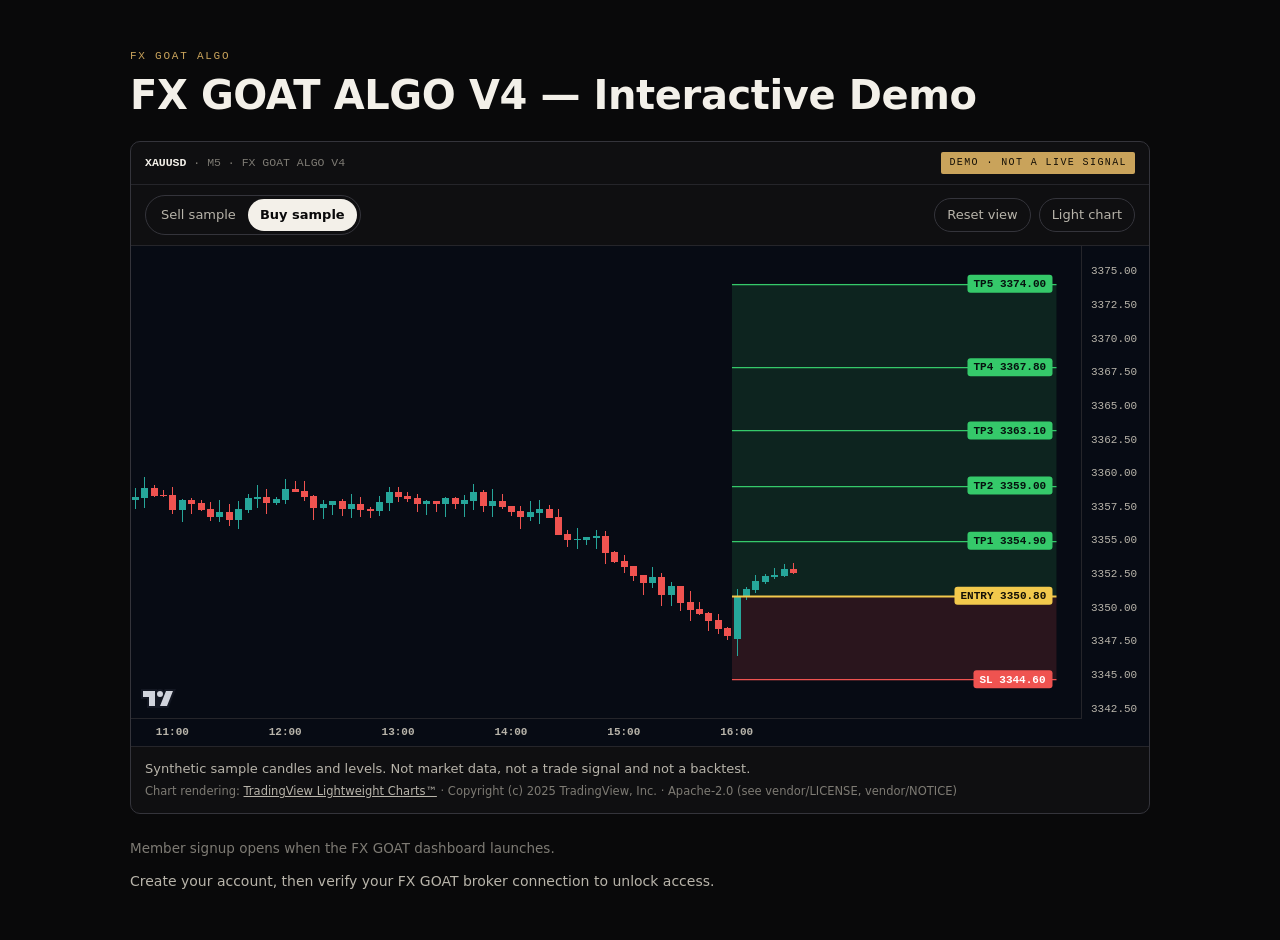
<file: examples/fxgoat-algo-preview/index.html>
<!doctype html>
<html lang="en">
<head>
  <meta charset="utf-8">
  <meta name="viewport" content="width=device-width, initial-scale=1">
  <meta name="robots" content="noindex">
  <title>FX GOAT ALGO V4 — Interactive Demo (starter)</title>
  <link rel="stylesheet" href="starter.css">
</head>
<body>
  <main class="fxg-wrap">
    <section class="fxg-panel" aria-labelledby="fxg-title">
      <p class="fxg-eyebrow">FX GOAT Algo</p>
      <h1 id="fxg-title">FX GOAT ALGO V4 — Interactive Demo</h1>
      <div class="fxg-demo" id="fxg-demo">
        <div class="fxg-bar">
          <span><b id="fxg-symbol">XAUUSD</b> · <span id="fxg-tf">M5</span> · FX GOAT ALGO V4</span>
          <span class="fxg-badge">DEMO · NOT A LIVE SIGNAL</span>
        </div>
        <div class="fxg-controls">
          <div class="fxg-seg" role="group" aria-label="Sample direction">
            <button type="button" data-direction="sell" aria-pressed="false">Sell sample</button>
            <button type="button" data-direction="buy" aria-pressed="true">Buy sample</button>
          </div>
          <span class="fxg-sp"></span>
          <button type="button" class="fxg-btn" id="fxg-reset">Reset view</button>
          <button type="button" class="fxg-btn" id="fxg-theme" aria-pressed="false">Light chart</button>
        </div>
        <div class="fxg-chart">
          <div class="fxg-host" id="fxg-chart" role="img" aria-label="Demo candlestick chart with synthetic data: entry, stop loss and five targets. Not market data."></div>
          <div class="fxg-overlay" id="fxg-overlay" aria-live="polite">Loading demo chart…</div>
        </div>
        <p class="fxg-note">Synthetic sample candles and levels. Not market data, not a trade signal and not a backtest.</p>
        <p class="fxg-attr">Chart rendering: <a href="https://www.tradingview.com/" target="_blank" rel="noopener noreferrer">TradingView Lightweight Charts™</a> · Copyright (c) 2025 TradingView, Inc. · Apache-2.0 (see vendor/LICENSE, vendor/NOTICE)</p>
      </div>
      <div class="fxg-cta" id="fxg-cta">
        <a class="fxg-cta-primary" id="fxg-signup" hidden>Get FX GOAT ALGO Free →</a>
        <a class="fxg-cta-secondary" id="fxg-login" hidden>Already a member? Sign in</a>
        <span class="fxg-cta-off" id="fxg-cta-off" hidden>Member signup opens when the FX GOAT dashboard launches.</span>
        <p>Create your account, then verify your FX GOAT broker connection to unlock access.</p>
      </div>
    </section>
  </main>

  <!--
    Backend level injection (method 1): render validated JSON into this element server-side. It is data,
    not script, so it works under a strict CSP. Leave it empty to use the built-in synthetic demo.
    Shape: {"candles":[{"time":1767600000,"open":0,"high":0,"low":0,"close":0}],
            "setup":{"symbol":"XAUUSD","timeframe":"M5","direction":"sell","entry":0,"stopLoss":0,
                     "targets":[0,0,0,0,0],"startTime":0,"endTime":0,"source":"demo"}}
    Use "setup": null to render candles with no setup. See README.md.
  -->
  <script type="application/json" id="fxgoat-algo-data"></script>

  <!-- Vendored TradingView Lightweight Charts v5.2.1 standalone bundle (exposes window.LightweightCharts). -->
  <script src="vendor/lightweight-charts.standalone.production.js"></script>
  <script type="module" src="starter.js"></script>
</body>
</html>
</file>
<file: examples/fxgoat-algo-preview/starter.css>
/* FX GOAT ALGO V4 demo starter. System fonts only (no font files shipped). */
:root{
  color-scheme:dark;
  --ink:#09090A;--carbon:#0F0F11;--line:#25252A;--line-2:#34343B;
  --bone:#F3F0E9;--text-2:#B8B4AA;--mute:#7E7B74;
  --gold:#C9A35B;--gold-2:#E7CD95;--gold-line:rgba(201,163,91,.38);
  --f-body:system-ui,-apple-system,"Segoe UI",Roboto,sans-serif;
  --f-mono:ui-monospace,SFMono-Regular,Menlo,Consolas,monospace;
}
*{box-sizing:border-box}
[hidden]{display:none!important}
body{margin:0;background:var(--ink);color:var(--bone);font-family:var(--f-body);line-height:1.55;overflow-x:hidden}
:focus-visible{outline:2px solid var(--gold);outline-offset:2px}
.fxg-wrap{max-width:1100px;margin:0 auto;padding:clamp(20px,4vw,48px) clamp(12px,4vw,40px)}
.fxg-eyebrow{font-family:var(--f-mono);font-size:11px;letter-spacing:.16em;text-transform:uppercase;color:var(--gold);margin:0 0 8px}
h1{font-size:clamp(24px,4vw,40px);line-height:1.1;margin:0 0 24px;letter-spacing:-.01em}
.fxg-demo{border:1px solid var(--line-2);border-radius:10px;background:var(--carbon);overflow:hidden}
.fxg-bar{display:flex;flex-wrap:wrap;justify-content:space-between;align-items:center;gap:8px 14px;padding:10px 14px;border-bottom:1px solid var(--line);font-family:var(--f-mono);font-size:11.5px;color:var(--mute)}
.fxg-bar b{color:var(--bone)}
.fxg-badge{font-size:10px;letter-spacing:.14em;color:#140F06;background:var(--gold);padding:3px 8px;border-radius:2px;white-space:nowrap}
.fxg-controls{display:flex;flex-wrap:wrap;align-items:center;gap:8px;padding:10px 14px;border-bottom:1px solid var(--line)}
.fxg-sp{flex:1}
.fxg-seg{display:inline-flex;border:1px solid var(--line-2);border-radius:999px;padding:3px}
.fxg-seg button,.fxg-btn{font:inherit;font-size:13px;background:none;border:0;color:var(--text-2);padding:6px 12px;border-radius:999px;cursor:pointer}
.fxg-seg button[aria-pressed="true"]{background:var(--bone);color:var(--ink);font-weight:600}
.fxg-btn{border:1px solid var(--line-2)}
.fxg-btn:hover{border-color:var(--gold-line);color:var(--bone)}
.fxg-chart{position:relative;height:clamp(340px,46vw,500px);background:#070B14}
.fxg-host{position:absolute;inset:0}
.fxg-overlay{position:absolute;inset:0;display:grid;place-items:center;font-family:var(--f-mono);font-size:12px;color:var(--mute);pointer-events:none;text-align:center;padding:16px}
.fxg-note{margin:0;padding:12px 14px 4px;font-size:13px;color:var(--text-2);border-top:1px solid var(--line)}
.fxg-attr{margin:0;padding:0 14px 12px;font-size:11.5px;color:var(--mute)}
.fxg-attr a{color:var(--text-2)}
.fxg-light .fxg-chart{background:#FFFFFF}
.fxg-cta{display:flex;flex-wrap:wrap;align-items:center;gap:12px 18px;margin-top:24px}
.fxg-cta p{flex-basis:100%;margin:0;font-size:14px;color:var(--text-2)}
.fxg-cta-primary{display:inline-flex;padding:13px 20px;border-radius:4px;background:var(--gold);color:#140F06;font-weight:600;text-decoration:none}
.fxg-cta-primary:hover{background:var(--gold-2)}
.fxg-cta-secondary{color:var(--gold-2);text-decoration:none;border-bottom:1px solid var(--gold-line)}
.fxg-cta-off{font-size:13.5px;color:var(--mute)}
@media (max-width:480px){.fxg-bar,.fxg-controls{padding-inline:10px}.fxg-sp{display:none}}
</file>
